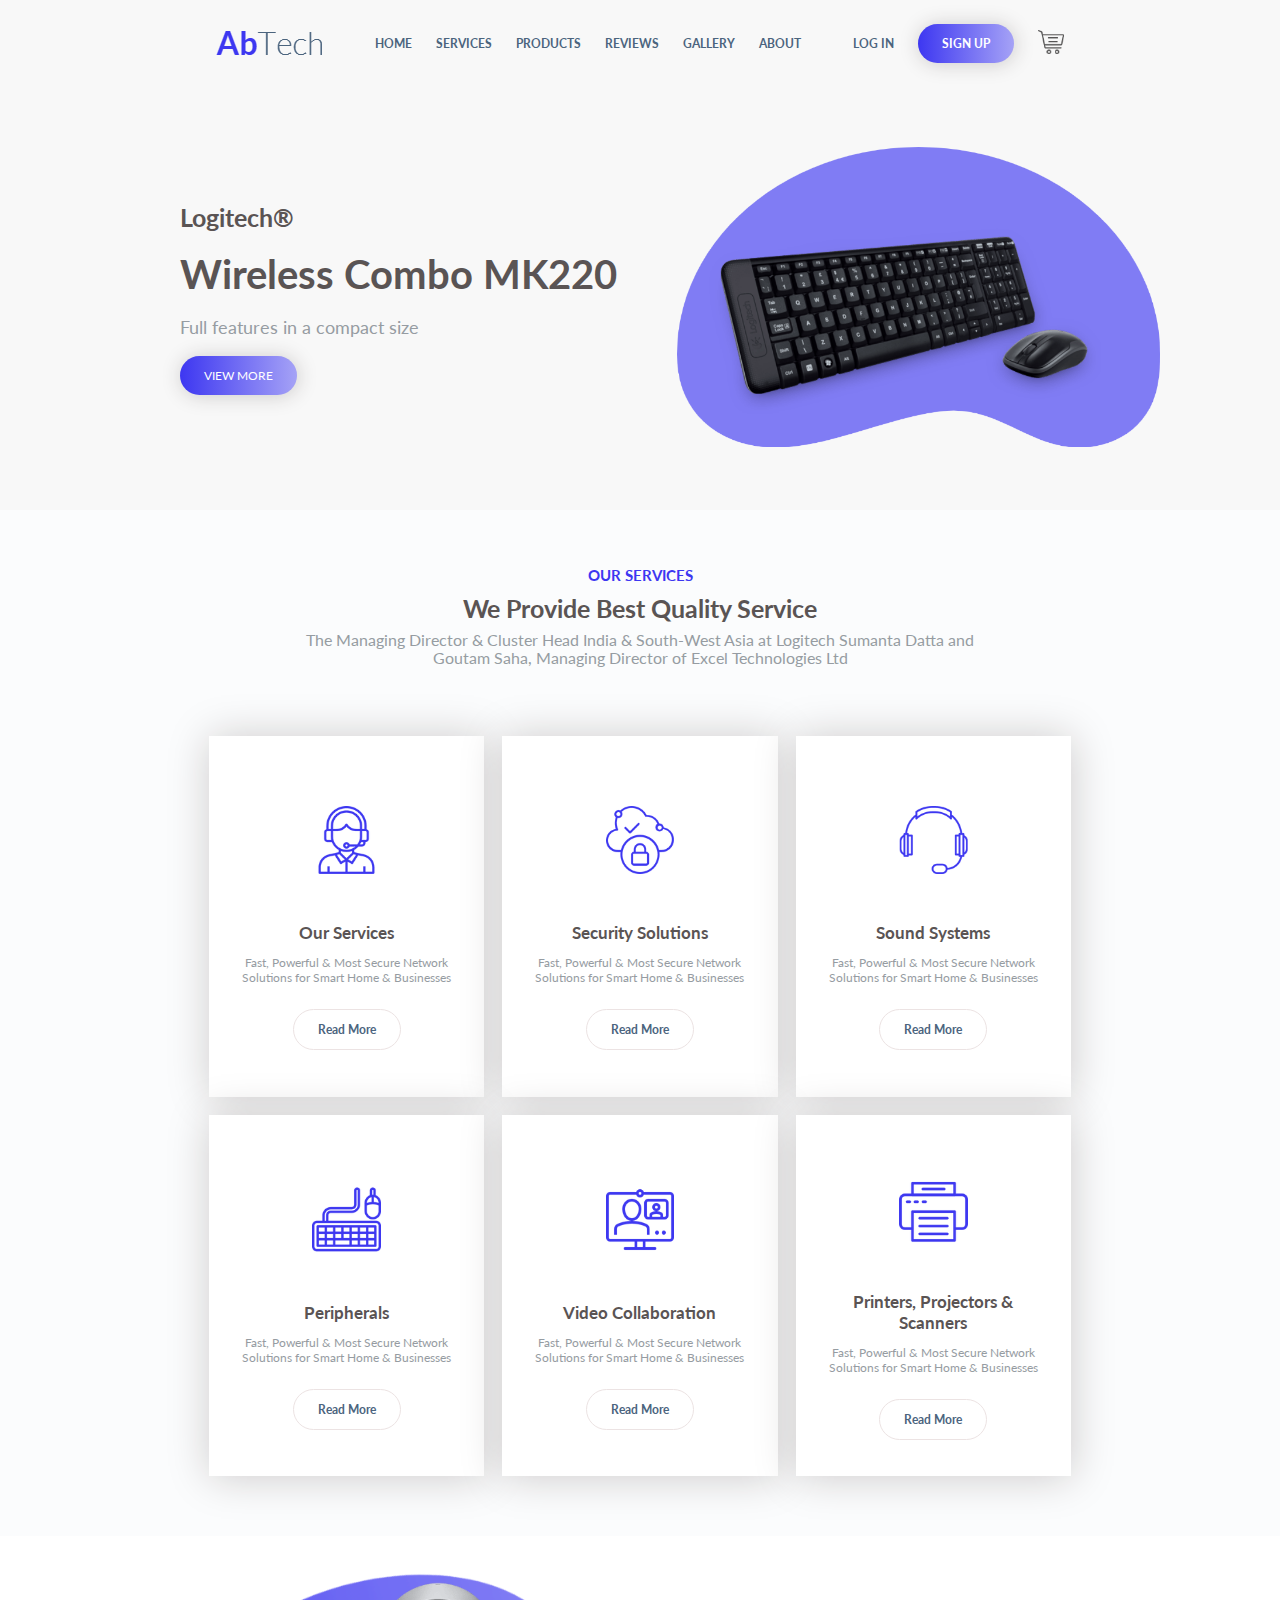
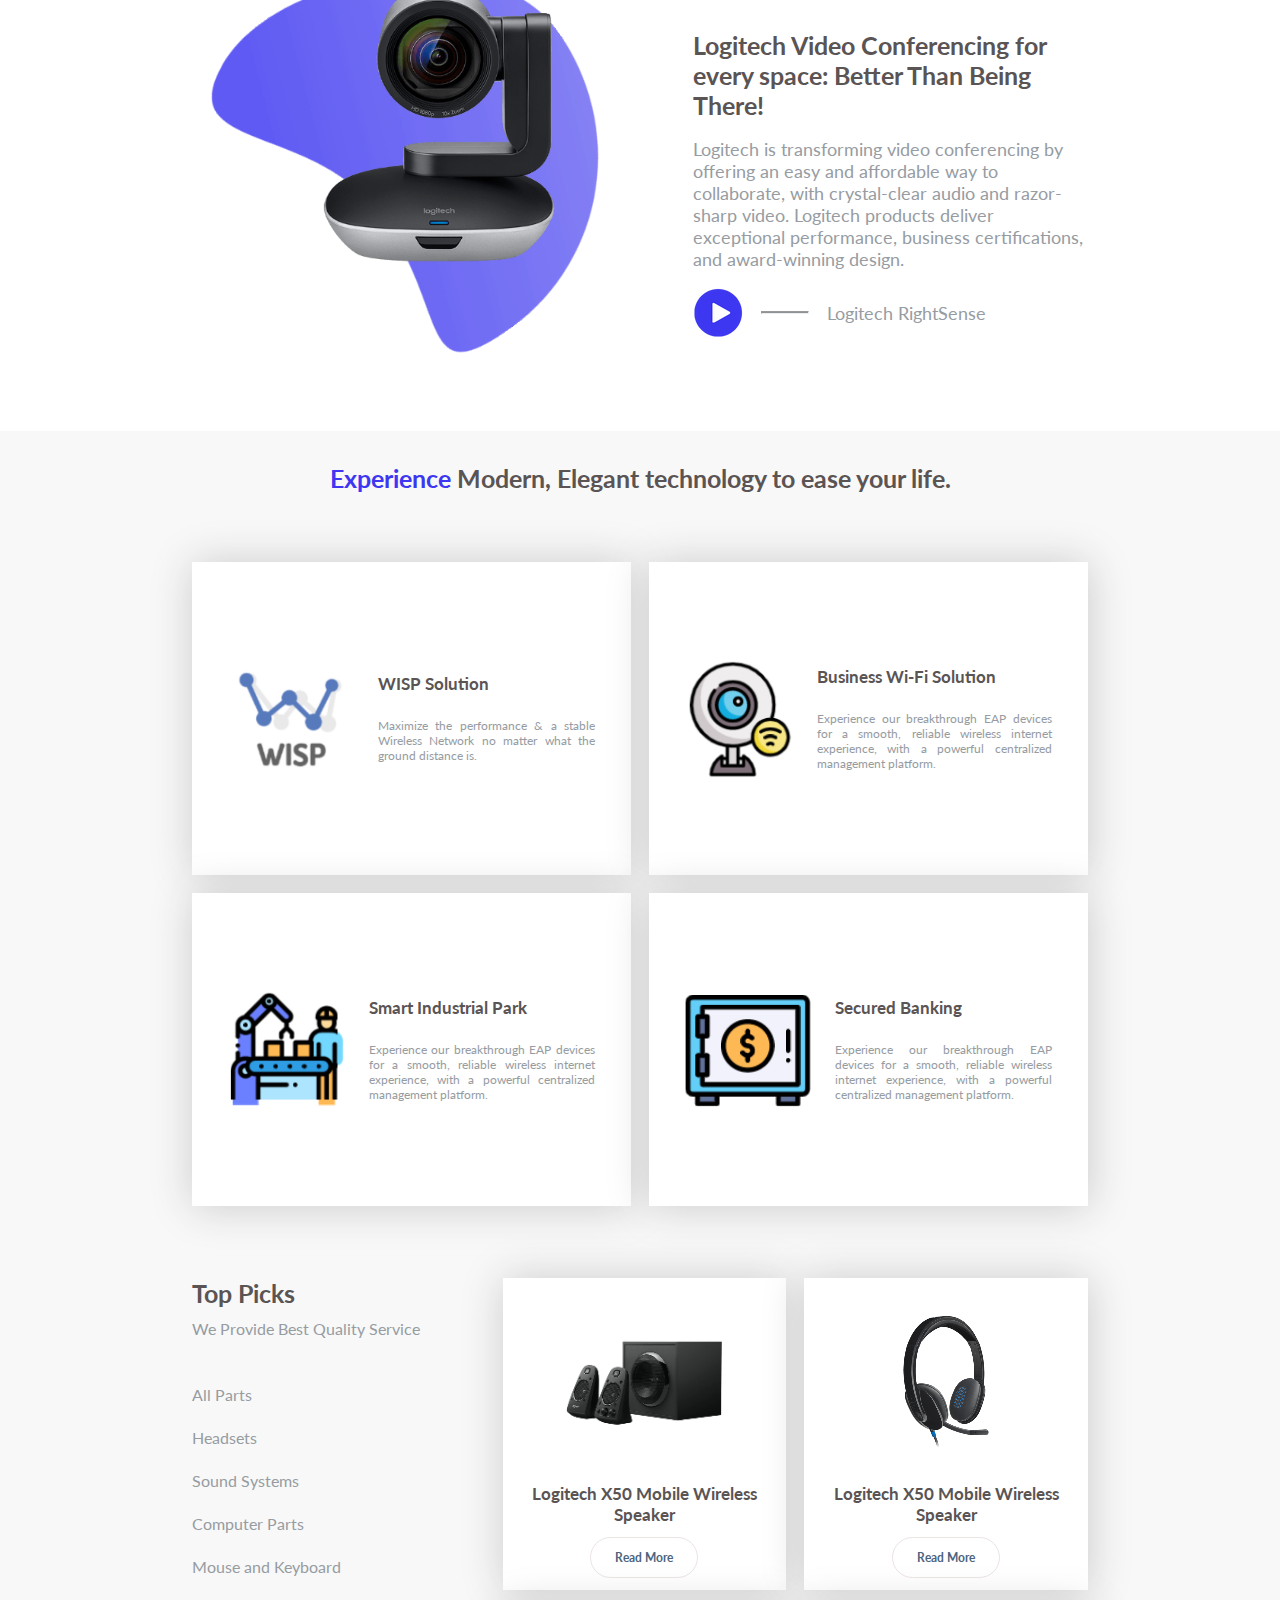
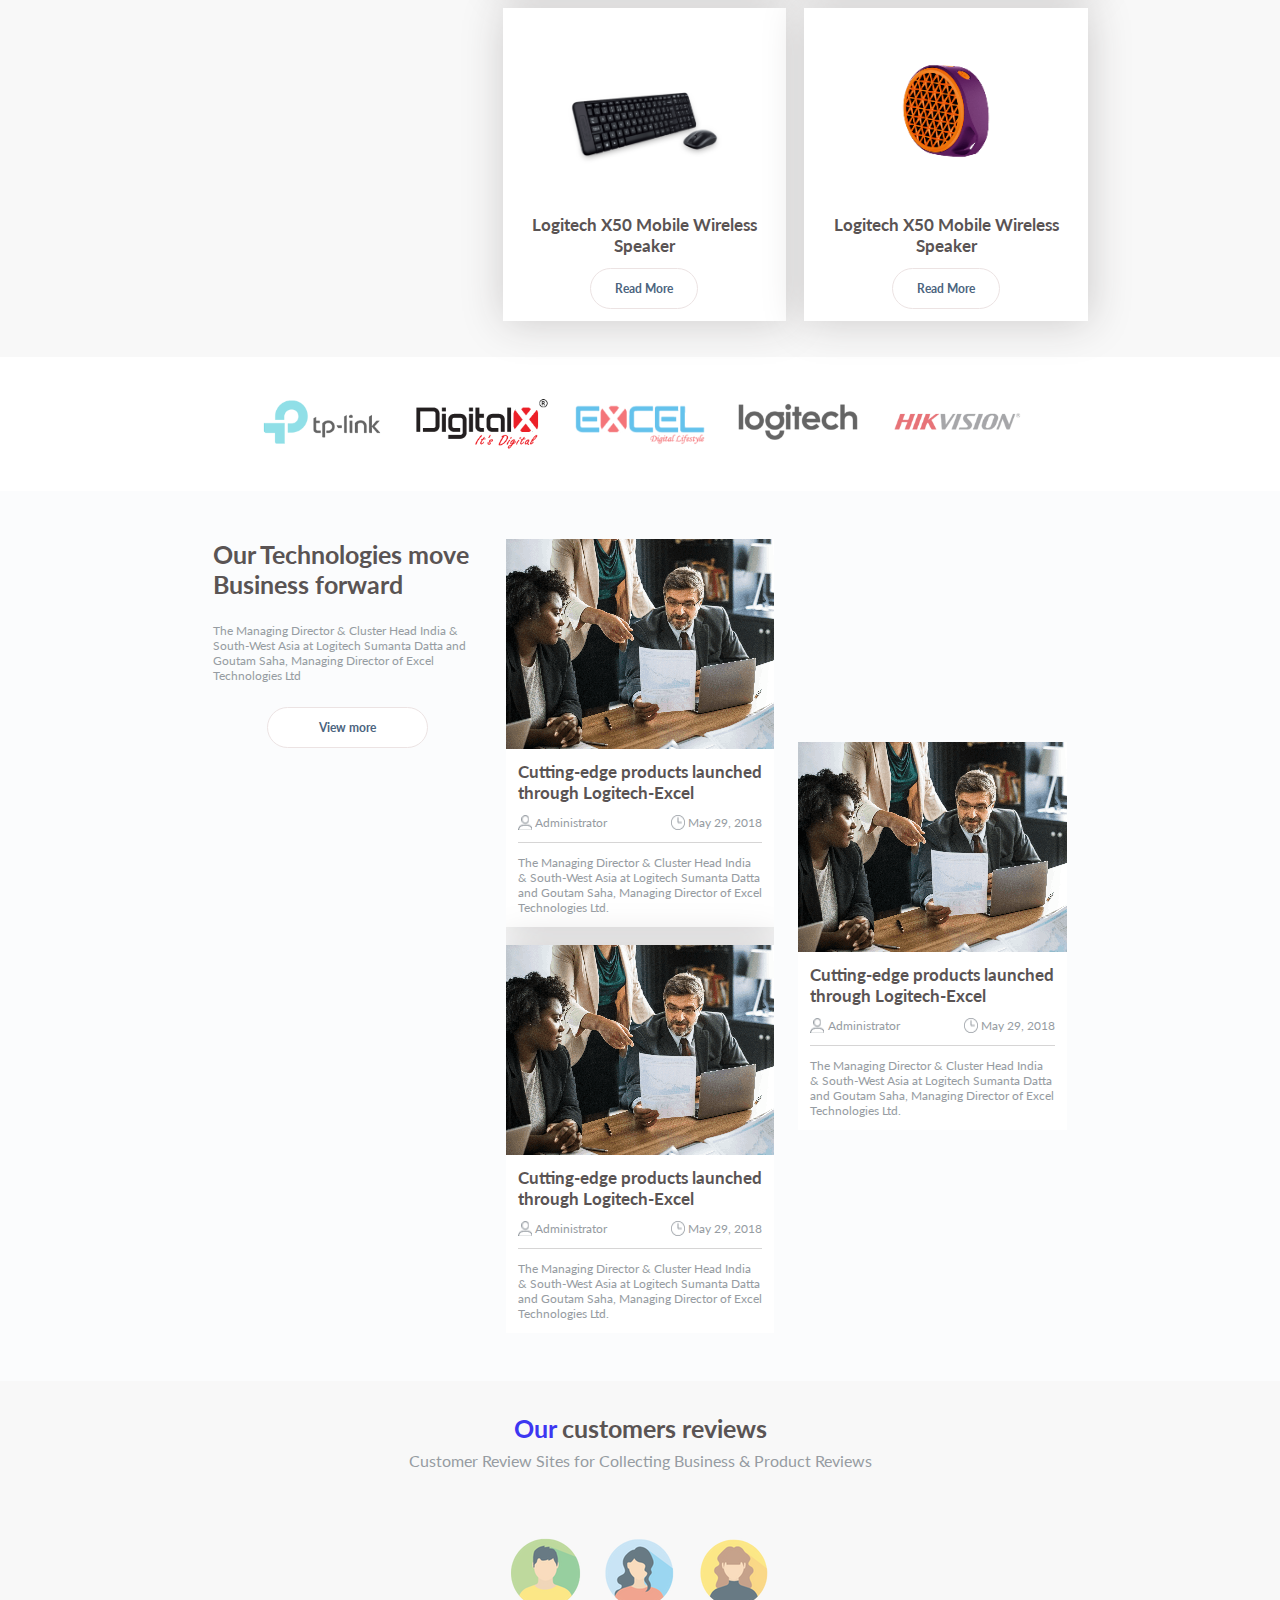
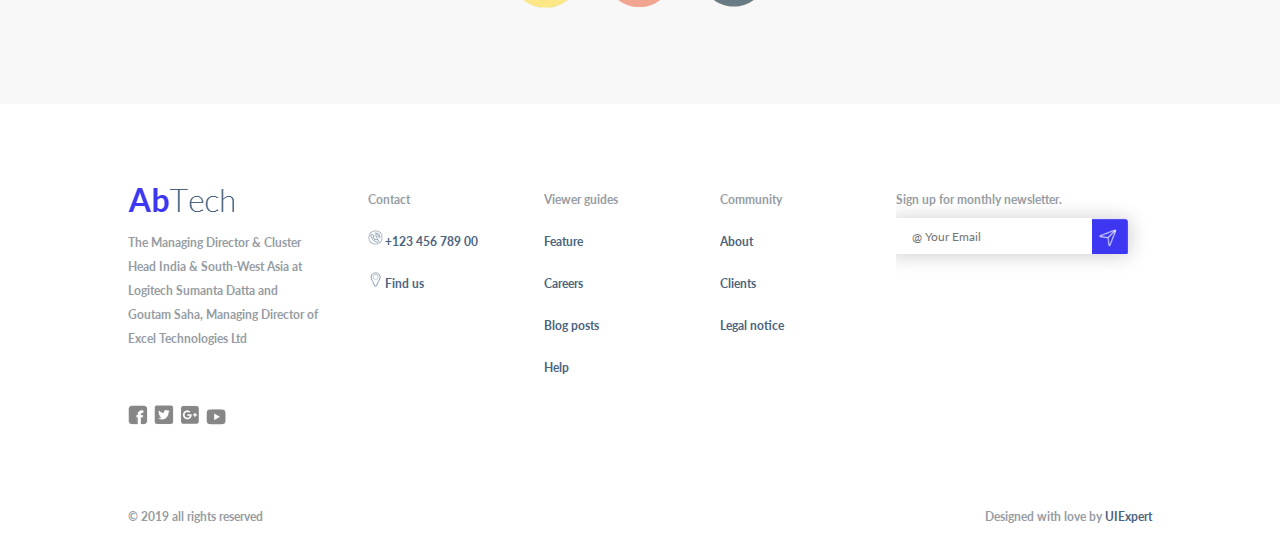
<file: index.html>
<!DOCTYPE html>
<html lang="en">
  <head>
    <meta charset="UTF-8" />
    <meta http-equiv="X-UA-Compatible" content="IE=edge" />
    <meta name="viewport" content="width=device-width, initial-scale=1.0" />
    <title>Tech Product Home Page</title>
    <link href="styles/index.css" rel="stylesheet" />
    <link rel="preconnect" href="https://fonts.googleapis.com" />
    <link rel="preconnect" href="https://fonts.gstatic.com" crossorigin />
    <link
      href="https://fonts.googleapis.com/css2?family=Lato:wght@300;700&family=Roboto:wght@300;700&display=swap"
      rel="stylesheet"
    />

    <link rel="stylesheet" href="styles/styles.css" />
    <link rel="stylesheet" href="styles/media-queries/mobile-small.css" />
    <link rel="stylesheet" href="styles/media-queries/mobile-medium.css" />
    <link rel="stylesheet" href="styles/media-queries/tablet.css" />
  </head>
  <body>
    <div class="home" id="home">
      <div class="header">
        <img
          id="burger-button"
          src="assets/burger-button.png"
          alt="Burger menu button."
        />

        <img class="logo" src="assets/logo.png" alt="Company logo." />

        <div id="dropdown-menu" class="dropdown-menu">
          <a class="underline" href="#home">Home</a>
          <a class="underline" href="#services">Services</a>
          <a class="underline" href="#product-promotion">Products</a>
          <a class="underline" href="#reviews">Reviews</a>

          <a class="underline" href="#">Gallery</a>

          <a class="underline" href="./html/about-us.html">About</a>
        </div>
        <div>
          <ul class="main-nav nav-bar horizontal-nav">
            <li><a class="underline" href="#home">Home</a></li>
            <li><a class="underline" href="#services">Services</a></li>
            <li><a class="underline" href="#product-promotion">Products</a></li>
            <li><a class="underline" href="#reviews">Reviews</a></li>
            <li>
              <a class="underline" href="./html/gallery.html">Gallery</a>
            </li>
            <li><a class="underline" href="./html/about-us.html">About</a></li>
          </ul>
        </div>
        <div>
          <ul class="nav-bar user-menu horizontal-nav">
            <li class="grow"><a href="#">Log in</a></li>
            <li>
              <button class="oval-button purple-gradient grow">Sign up</button>
            </li>
            <li>
              <img
                src="assets/cart.png"
                alt="cart-icon"
                id="cart-icon"
                class="grow"
              />
            </li>
          </ul>
        </div>
      </div>
      <div class="cover top">
        <div class="cover-text">
          <h2>Logitech®</h2>
          <h1>Wireless Combo MK220</h1>
          <p>Full features in a compact size</p>
          <button class="oval-button purple-gradient grow">View more</button>
        </div>
        <div class="cover-visual">
          <img
            class="cover-background grow-shrink"
            src="assets/purple-blob-1.png"
            alt="Asymetric purple background."
          />
          <img
            class="cover-photo"
            src="assets/wireless-combo.png"
            alt="Logitech wireless keyboard and mouse combo."
          />
        </div>
      </div>
    </div>
    <div class="services" id="services">
      <div class="description">
        <h3>Our services</h3>
        <h2>We Provide Best Quality Service</h2>
        <p>
          The Managing Director & Cluster Head India & South-West Asia at
          Logitech Sumanta Datta and Goutam Saha, Managing Director of Excel
          Technologies Ltd
        </p>
      </div>
      <div class="services-card-container">
        <div
          class="card services-card float fill-background"
          id="service-card-1"
        >
          <img
            class="service-icon"
            src="assets/services-cards-icons/customer-service.png"
            alt="Customer service icon purple."
          />
          <img
            class="service-icon hover-icon"
            src="assets/services-cards-icons/customer-service-hover.png"
            alt="Customer service icon white."
          />
          <h2>Our Services</h2>
          <p>
            Fast, Powerful & Most Secure Network Solutions for Smart Home &
            Businesses
          </p>
          <button class="oval-button white">Read More</button>
        </div>
        <div
          class="card services-card float fill-background"
          id="service-card-2"
        >
          <img
            class="service-icon"
            src="assets/services-cards-icons/cloud-security.png"
            alt=" Cloud security icon purple."
          />
          <img
            class="service-icon hover-icon"
            src="assets/services-cards-icons/cloud-security-hover.png"
            alt=" Cloud security icon white."
          />
          <h2>Security Solutions</h2>
          <p>
            Fast, Powerful & Most Secure Network Solutions for Smart Home &
            Businesses
          </p>
          <button class="oval-button white">Read More</button>
        </div>
        <div
          class="card services-card float fill-background"
          id="service-card-3"
        >
          <img
            class="service-icon"
            src="assets/services-cards-icons/sound-systems.png"
            alt="Headset icon purple."
          />
          <img
            class="service-icon hover-icon"
            src="assets/services-cards-icons/sound-systems-hover.png"
            alt="Headset icon white."
          />
          <h2>Sound Systems</h2>
          <p>
            Fast, Powerful & Most Secure Network Solutions for Smart Home &
            Businesses
          </p>
          <button class="oval-button white">Read More</button>
        </div>
        <div
          class="card services-card float fill-background"
          id="service-card-4"
        >
          <img
            class="service-icon"
            src="assets/services-cards-icons/peripherals.png"
            alt="Keyboard icon purple."
          />
          <img
            class="service-icon hover-icon"
            src="assets/services-cards-icons/peripherals-hover.png"
            alt="Keyboard icon white."
          />
          <h2>Peripherals</h2>
          <p>
            Fast, Powerful & Most Secure Network Solutions for Smart Home &
            Businesses
          </p>
          <button class="oval-button white">Read More</button>
        </div>
        <div
          class="card services-card float fill-background"
          id="service-card-5"
        >
          <img
            class="service-icon"
            src="assets/services-cards-icons/video-collaboration.png"
            alt=" Video call icon purple."
          />
          <img
            class="service-icon hover-icon"
            src="assets/services-cards-icons/video-collaboration-hover.png"
            alt=" Video call icon white."
          />
          <h2>Video Collaboration</h2>
          <p>
            Fast, Powerful & Most Secure Network Solutions for Smart Home &
            Businesses
          </p>
          <button class="oval-button white">Read More</button>
        </div>
        <div
          class="card services-card float fill-background"
          id="service-card-6"
        >
          <img
            class="service-icon"
            src="assets/services-cards-icons/printers.png"
            alt="Printer icon purple"
          />
          <img
            class="service-icon hover-icon"
            src="assets/services-cards-icons/printers-hover.png"
            alt="Printer icon white"
          />
          <h2>Printers, Projectors & Scanners</h2>
          <p>
            Fast, Powerful & Most Secure Network Solutions for Smart Home &
            Businesses
          </p>
          <button class="oval-button white">Read More</button>
        </div>
      </div>
    </div>
    <div class="cover middle" id="product-promotion">
      <div class="cover-visual">
        <img
          src="assets/purple-blob-2.png"
          class="product-background grow-shrink"
          alt="Asymetric purple background."
        />
        <img
          src="assets/ptz-pro-2-camer.png"
          class="product-photo"
          alt="Logitech PTZ pro 2 camera."
        />
      </div>
      <div class="cover-text">
        <h2>
          Logitech Video Conferencing for every space: Better Than Being There!
        </h2>
        <p>
          Logitech is transforming video conferencing by offering an easy and
          affordable way to collaborate, with crystal-clear audio and
          razor-sharp video. Logitech products deliver exceptional performance,
          business certifications, and award-winning design.
        </p>
        <div class="under-text">
          <img
            class="grow"
            src="assets/play-icon.png"
            alt="Purple play icon."
          />
          <hr />
          <p>Logitech&nbspRightSense</p>
        </div>
      </div>
    </div>
    <div class="experience">
      <div class="description">
        <h2>
          <span class="purple-span">Experience</span>
          Modern, Elegant technology to ease your life.
        </h2>
      </div>
      <div class="experience-cards-container">
        <div class="card float grow experience-card" id="experience-card-1">
          <img
            class="experience-icon"
            src="assets/experience-cards-icons/wisp-icon.png"
            alt="Wisp icon."
          />

          <div class="experience-card-text">
            <h2>WISP Solution</h2>
            <p>
              Maximize the performance & a stable Wireless Network no matter
              what the ground distance is.
            </p>
          </div>
        </div>
        <div class="card float grow experience-card" id="experience-card-2">
          <img
            class="experience-icon"
            src="assets/experience-cards-icons/business-solutions-icon.png"
            alt="Wireless business solutions icon."
          />

          <div class="experience-card-text">
            <h2>Business Wi-Fi Solution</h2>
            <p>
              Experience our breakthrough EAP devices for a smooth, reliable
              wireless internet experience, with a powerful centralized
              management platform.
            </p>
          </div>
        </div>
        <div class="card float grow experience-card" id="experience-card-3">
          <img
            class="experience-icon"
            src="assets/experience-cards-icons/industrial-park-icon.png"
            alt="Smart industrial park icon."
          />

          <div class="experience-card-text">
            <h2>Smart Industrial Park</h2>
            <p>
              Experience our breakthrough EAP devices for a smooth, reliable
              wireless internet experience, with a powerful centralized
              management platform.
            </p>
          </div>
        </div>
        <div class="card float grow experience-card" id="experience-card-4">
          <img
            class="experience-icon"
            src="assets/experience-cards-icons/secure-banking-icon.png"
            alt="Secure banking icon."
          />

          <div class="experience-card-text">
            <h2>Secured Banking</h2>
            <p>
              Experience our breakthrough EAP devices for a smooth, reliable
              wireless internet experience, with a powerful centralized
              management platform.
            </p>
          </div>
        </div>
      </div>
    </div>
    <div class="top-picks">
      <div class="top-picks-container">
        <div class="top-picks-col-1">
          <h2>Top Picks</h2>
          <p>We Provide Best Quality Service</p>

          <div>
            <ul class="nav-bar vertical-nav">
              <li><a class="underline purple-hover" href="#">All Parts</a></li>
              <li><a class="underline purple-hover" href="#">Headsets</a></li>
              <li>
                <a class="underline purple-hover" href="#">Sound Systems</a>
              </li>
              <li>
                <a class="underline purple-hover" href="#">Computer Parts</a>
              </li>
              <li>
                <a class="underline purple-hover" href="#"
                  >Mouse and Keyboard</a
                >
              </li>
            </ul>
          </div>
        </div>
        <div class="top-picks-col-2">
          <div class="card product-card float" id="product-1">
            <img
              class="top-picks-icon"
              src="assets/top-picks-cards-icons/speaker-system.png"
              alt="Logitech speaker system."
            />
            <h2>Logitech X50 Mobile Wireless Speaker</h2>
            <button class="oval-button white fill-background white-hover">
              Read More
            </button>
          </div>
          <div class="card product-card float" id="product-2">
            <img
              class="top-picks-icon"
              src="assets/top-picks-cards-icons/usb-headset-h54.png"
              alt="Logitech USB headset. "
            />
            <h2>Logitech X50 Mobile Wireless Speaker</h2>
            <button class="oval-button white fill-background white-hover">
              Read More
            </button>
          </div>

          <div class="card product-card float" id="product-3">
            <img
              class="top-picks-icon"
              src="assets/top-picks-cards-icons/wireless-combo.png"
              alt="Logitech wireless combo."
            />
            <h2>Logitech X50 Mobile Wireless Speaker</h2>
            <button class="oval-button white fill-background white-hover">
              Read More
            </button>
          </div>
          <div class="card product-card float" id="product-4">
            <img
              class="top-picks-icon"
              src="assets/top-picks-cards-icons/x50-gallery-600.png"
              alt="Logicet X50 speaker."
            />

            <h2>Logitech X50 Mobile Wireless Speaker</h2>
            <button class="oval-button white fill-background white-hover">
              Read More
            </button>
          </div>
        </div>
      </div>
    </div>
    <div class="brands">
      <img src="assets/brand-logos/tp-link.png" alt="Tp-link logo." />
      <img src="assets/brand-logos/digital-x-logo.png" alt="DigitalX logo." />
      <img src="assets/brand-logos/excel-brand-log.png" alt="Excel logo." />
      <img src="assets/brand-logos/Logitech-logo-3.png" alt="Logitech logo" />
      <img src="assets/brand-logos/hikvison.png" alt="HIK vision logo." />
    </div>
    <div class="blog">
      <div class="blog-container">
        <div class="blog-col-1">
          <div class="highlighted-blog">
            <h2>Our Technologies move Business forward</h2>
            <p>
              The Managing Director & Cluster Head India & South-West Asia at
              Logitech Sumanta Datta and Goutam Saha, Managing Director of Excel
              Technologies Ltd
            </p>
            <button class="oval-button white grow">View more</button>
          </div>
        </div>
        <div class="blog-col-2">
          <div class="card blog-card">
            <img
              class="blog-pic"
              src="assets/blog-picture.png"
              alt="Blog cover picture."
            />
            <h2>Cutting-edge products launched through Logitech-Excel</h2>

            <div class="blog-data">
              <div class="blog-author-data">
                <img
                  class="blog-icon"
                  src="assets/user-icon.png"
                  alt="Administrator icon."
                />
                <p class="blog-author">Administrator</p>
              </div>
              <div class="blog-date-data">
                <img
                  class="blog-icon"
                  src="assets/clock-icon.png"
                  alt="Clock icon."
                />
                <p class="blog-date">May 29, 2018</p>
              </div>
            </div>
            <div class="blog-short">
              <p>
                The Managing Director & Cluster Head India & South-West Asia at
                Logitech Sumanta Datta and Goutam Saha, Managing Director of
                Excel Technologies Ltd.
              </p>
            </div>
          </div>
          <div class="card blog-card">
            <img
              class="blog-pic"
              src="assets/blog-picture.png"
              alt="Blog cover picture."
            />
            <h2>Cutting-edge products launched through Logitech-Excel</h2>

            <div class="blog-data">
              <div class="blog-author-data">
                <img
                  class="blog-icon"
                  src="assets/user-icon.png"
                  alt="Administrator icon."
                />
                <p class="blog-author">Administrator</p>
              </div>
              <div class="blog-date-data">
                <img
                  class="blog-icon"
                  src="assets/clock-icon.png"
                  alt="Clock icon."
                />
                <p class="blog-date">May 29, 2018</p>
              </div>
            </div>
            <div class="blog-short">
              <p>
                The Managing Director & Cluster Head India & South-West Asia at
                Logitech Sumanta Datta and Goutam Saha, Managing Director of
                Excel Technologies Ltd.
              </p>
            </div>
          </div>
        </div>
        <div class="blog-col-3">
          <div class="card blog-card">
            <img
              class="blog-pic"
              src="assets/blog-picture.png"
              alt="Blog cover picture."
            />
            <h2>Cutting-edge products launched through Logitech-Excel</h2>

            <div class="blog-data">
              <div class="blog-author-data">
                <img
                  class="blog-icon"
                  src="assets/user-icon.png"
                  alt="Administrator icon."
                />
                <p class="blog-author">Administrator</p>
              </div>
              <div class="blog-date-data">
                <img
                  class="blog-icon"
                  src="assets/clock-icon.png"
                  alt="Clock icon."
                />
                <p class="blog-date">May 29, 2018</p>
              </div>
            </div>
            <div class="blog-short">
              <p>
                The Managing Director & Cluster Head India & South-West Asia at
                Logitech Sumanta Datta and Goutam Saha, Managing Director of
                Excel Technologies Ltd.
              </p>
            </div>
          </div>
        </div>
      </div>
    </div>
    <div class="reviews" id="reviews">
      <div class="reviews-container">
        <div class="description">
          <h2><span class="purple-span">Our</span> customers reviews</h2>
          <p>Customer Review Sites for Collecting Business & Product Reviews</p>
        </div>
        <div class="customer-reviews-icons">
          <img
            class="customer-icon grow highlight"
            id="customer-1"
            src="assets/reviews/1.png"
            alt="Customer icon."
          />
          <img
            class="customer-icon grow highlight"
            id="customer-2"
            src="assets/reviews/2.png"
            alt="Customer icon."
          />
          <img
            class="customer-icon grow highlight"
            id="customer-3"
            src="assets/reviews/3.png"
            alt="Customer icon."
          />
        </div>
        <div class="customer-reviews-cards">
          <div id="customer-1-text" class="card customer-review-card">
            <h2>Jonah Hill</h2>
            <p>Twitch streamer</p>
            <div class="rating">
              <div class="one-star">
                <img src="assets/reviews/full-star.png" alt="Full star." />
                <img src="assets/reviews/empty-star.png" alt="Empty star." />
                <img src="assets/reviews/empty-star.png" alt="Empty star." />
                <img src="assets/reviews/empty-star.png" alt="Empty star." />
                <img src="assets/reviews/empty-star.png" alt="Empty star." />
              </div>
              <div class="two-star">
                <img src="assets/reviews/full-star.png" alt="Full star." />
                <img src="assets/reviews/full-star.png" alt="Full star." />
                <img src="assets/reviews/empty-star.png" alt="Empty star." />
                <img src="assets/reviews/empty-star.png" alt="Empty star." />
                <img src="assets/reviews/empty-star.png" alt="Empty star." />
              </div>

              <div class="three-star">
                <img src="assets/reviews/full-star.png" alt="Full star." />
                <img src="assets/reviews/full-star.png" alt="Full star." />
                <img src="assets/reviews/full-star.png" alt="Full star." />
                <img src="assets/reviews/empty-star.png" alt="Empty star." />
                <img src="assets/reviews/empty-star.png" alt="Empty star." />
              </div>
              <div class="four-star">
                <img src="assets/reviews/full-star.png" alt="Full star." />
                <img src="assets/reviews/full-star.png" alt="Full star." />
                <img src="assets/reviews/full-star.png" alt="Full star." />
                <img src="assets/reviews/full-star.png" alt="Full star." />
                <img src="assets/reviews/empty-star.png" alt="Empty star." />
              </div>
              <div class="five-star">
                <img src="assets/reviews/full-star.png" alt="Full star." />
                <img src="assets/reviews/full-star.png" alt="Full star." />
                <img src="assets/reviews/full-star.png" alt="Full star." />
                <img src="assets/reviews/full-star.png" alt="Full star." />
                <img src="assets/reviews/full-star.png" alt="Full star." />
              </div>
            </div>

            <p>
              Lorem, ipsum dolor sit amet consectetur adipisicing elit. Fugiat
              harum sit temporibus illo, vel explicabo voluptatibus molestias
              perferendis doloremque. Vel facere enim porro quae reprehenderit
              provident distinctio illum in minus?
            </p>
          </div>
          <div id="customer-2-text" class="card customer-review-card">
            <h2>Britney Spears</h2>
            <p>Professional horse groomer</p>
            <div class="rating">
              <div class="one-star">
                <img src="assets/reviews/full-star.png" alt="Full star." />
                <img src="assets/reviews/empty-star.png" alt="Empty star." />
                <img src="assets/reviews/empty-star.png" alt="Empty star." />
                <img src="assets/reviews/empty-star.png" alt="Empty star." />
                <img src="assets/reviews/empty-star.png" alt="Empty star." />
              </div>
              <div class="two-star">
                <img src="assets/reviews/full-star.png" alt="Full star." />
                <img src="assets/reviews/full-star.png" alt="Full star." />
                <img src="assets/reviews/empty-star.png" alt="Empty star." />
                <img src="assets/reviews/empty-star.png" alt="Empty star." />
                <img src="assets/reviews/empty-star.png" alt="Empty star." />
              </div>

              <div class="three-star">
                <img src="assets/reviews/full-star.png" alt="Full star." />
                <img src="assets/reviews/full-star.png" alt="Full star." />
                <img src="assets/reviews/full-star.png" alt="Full star." />
                <img src="assets/reviews/empty-star.png" alt="Empty star." />
                <img src="assets/reviews/empty-star.png" alt="Empty star." />
              </div>
              <div class="four-star">
                <img src="assets/reviews/full-star.png" alt="Full star." />
                <img src="assets/reviews/full-star.png" alt="Full star." />
                <img src="assets/reviews/full-star.png" alt="Full star." />
                <img src="assets/reviews/full-star.png" alt="Full star." />
                <img src="assets/reviews/empty-star.png" alt="Empty star." />
              </div>
              <div class="five-star">
                <img src="assets/reviews/full-star.png" alt="Full star." />
                <img src="assets/reviews/full-star.png" alt="Full star." />
                <img src="assets/reviews/full-star.png" alt="Full star." />
                <img src="assets/reviews/full-star.png" alt="Full star." />
                <img src="assets/reviews/full-star.png" alt="Full star." />
              </div>
            </div>

            <p>
              Lorem, ipsum dolor sit amet consectetur adipisicing elit. Fugiat
              harum sit temporibus illo, vel explicabo voluptatibus molestias
              perferendis doloremque. Vel facere enim porro quae reprehenderit
              provident distinctio illum in minus?
            </p>
          </div>
          <div id="customer-3-text" class="card customer-review-card">
            <h2>Jared Leto</h2>
            <p>Olympic medal winning snowboarder</p>
            <div class="rating">
              <div class="one-star">
                <img src="assets/reviews/full-star.png" alt="Full star." />
                <img src="assets/reviews/empty-star.png" alt="Empty star." />
                <img src="assets/reviews/empty-star.png" alt="Empty star." />
                <img src="assets/reviews/empty-star.png" alt="Empty star." />
                <img src="assets/reviews/empty-star.png" alt="Empty star." />
              </div>
              <div class="two-star">
                <img src="assets/reviews/full-star.png" alt="Full star." />
                <img src="assets/reviews/full-star.png" alt="Full star." />
                <img src="assets/reviews/empty-star.png" alt="Empty star." />
                <img src="assets/reviews/empty-star.png" alt="Empty star." />
                <img src="assets/reviews/empty-star.png" alt="Empty star." />
              </div>

              <div class="three-star">
                <img src="assets/reviews/full-star.png" alt="Full star." />
                <img src="assets/reviews/full-star.png" alt="Full star." />
                <img src="assets/reviews/full-star.png" alt="Full star." />
                <img src="assets/reviews/empty-star.png" alt="Empty star." />
                <img src="assets/reviews/empty-star.png" alt="Empty star." />
              </div>
              <div class="four-star">
                <img src="assets/reviews/full-star.png" alt="Full star." />
                <img src="assets/reviews/full-star.png" alt="Full star." />
                <img src="assets/reviews/full-star.png" alt="Full star." />
                <img src="assets/reviews/full-star.png" alt="Full star." />
                <img src="assets/reviews/empty-star.png" alt="Empty star." />
              </div>
              <div class="five-star">
                <img src="assets/reviews/full-star.png" alt="Full star." />
                <img src="assets/reviews/full-star.png" alt="Full star." />
                <img src="assets/reviews/full-star.png" alt="Full star." />
                <img src="assets/reviews/full-star.png" alt="Full star." />
                <img src="assets/reviews/full-star.png" alt="Full star." />
              </div>
            </div>

            <p>
              Lorem, ipsum dolor sit amet consectetur adipisicing elit. Fugiat
              harum sit temporibus illo, vel explicabo voluptatibus molestias
              perferendis doloremque. Vel facere enim porro quae reprehenderit
              provident distinctio illum in minus?
            </p>
          </div>
        </div>
      </div>
    </div>
    <div class="footer">
      <div class="footer-info">
        <div class="footer-col-1">
          <img class="logo" src="assets/logo.png" alt="AbTech logo." />
          <p>
            The Managing Director & Cluster Head India & South-West Asia at
            Logitech Sumanta Datta and Goutam Saha, Managing Director of Excel
            Technologies Ltd
          </p>
          <div class="socials">
            <a href="#" target="_blank"
              ><img
                class="social"
                src="assets/socials-icons/facebook-icon.png"
                alt="Facebook icon."
            /></a>
            <a href="#" target="_blank"
              ><img
                class="social"
                src="assets/socials-icons/twitter-icon.png"
                alt="Twitter icon."
            /></a>
            <a href="#" target="_blank"
              ><img
                class="social"
                src="assets/socials-icons/google-plus-icon.png"
                alt="Google plus icon."
            /></a>
            <a href="#" target="_blank"
              ><img
                class="social"
                src="assets/socials-icons/youtube-icon.png"
                alt="Youtube icon"
            /></a>
          </div>
        </div>
        <div class="footer-col-2">
          <p>Contact</p>
          <div class="contact">
            <img
              class="contact-icon"
              src="assets/phone-icon.png"
              alt="Phone icon"
            />
            <a href="#">+123 456 789 00</a>
          </div>
          <div class="contact">
            <img
              class="contact-icon"
              src="assets/pin-icon.png"
              alt="Pin icon."
            />
            <a href="#">Find us</a>
          </div>
        </div>
        <div class="footer-col-3">
          <p>Viewer guides</p>
          <a href="#">Feature</a>
          <a href="#">Careers</a>
          <a href="#">Blog posts</a>
          <a href="#">Help</a>
        </div>
        <div class="footer-col-4">
          <p>Community</p>
          <a href="#">About</a>
          <a href="#">Clients</a>
          <a href="#">Legal notice</a>
        </div>
        <div class="footer-col-5">
          <p>Sign up for monthly newsletter.</p>
          <div>
            <form id="email-form" action="#" method="get">
              <input
                id="email-input"
                type="email"
                placeholder="@ Your Email"
                name="user-email"
              />
              <input id="email-submit" type="submit" value="" name="submit" />
            </form>
          </div>
        </div>
      </div>
      <div class="footer-signature">
        <p>© 2019 all rights reserved</p>
        <p>Designed with love by <a href="#" target="_blank">UIExpert</a></p>
      </div>
    </div>
    <script src="scripts/script.js"></script>
  </body>
</html>
</file>
<file: styles/index.css>
/* Setting the background color for the "Home" section */
.home {
  background-color: #f8f8f8;
}

/* The .header and .footer styles are defines in /styles/styles.css */

/* The following styles reffer to the 'Header' section - product promotion part. */

.cover {
  display: flex;
  margin: auto;
  padding: 5em 10em;
  justify-content: flex-end;
  align-items: center;
  gap: 5em;
}

.cover-visual {
  position: relative;
}
.cover-background {
  position: relative;
  bottom: 0;
  left: 0;
  max-height: 25em;
}
.cover-photo {
  position: absolute;
  bottom: 0;
  left: 30px;
  max-height: 20em;
}

.cover-text {
  display: flex;
  justify-content: space-between;
  flex-direction: column;
  align-items: flex-start;
  gap: 1.5rem;
}

.cover p {
  font-size: 1.5rem;
}
/* The following styles reffer to the 'Services' section */

.services {
  display: flex;
  flex-direction: column;
  background-color: #fbfcfd;
  justify-content: center;
  align-items: center;
  padding: 2rem;
  margin: auto;
}

.description {
  text-align: center;
  margin: 2rem;
  max-width: 60%;
}

.description h3,
.description h2,
.description p {
  margin: 0.7rem;
}

.description p {
  font-size: 1.3rem;
}

.services-card-container {
  gap: 1.5rem;
  display: grid;
  max-width: 70%;
  grid-template-columns: 2fr 2fr 2fr;
  grid-template-rows: 3fr 3fr;
  margin: 3rem 0;
  padding: 5rem auto;
}

.service-icon {
  max-width: 30%;
  max-height: 25%;
  margin: 3rem;
}

.hover-icon {
  display: none;
}

.services-card {
  display: flex;
  flex-direction: column;
  justify-content: center;
  align-items: center;
  gap: 1rem;
  text-align: center;
  padding: 2rem;
}
.services-card:hover h2,
.services-card:hover p {
  color: white;
}

.services-card:hover .service-icon {
  display: none;
}

.services-card:hover .hover-icon {
  display: block;
}

/* The following styles reffer to the 'Product Promotion' section */

.middle {
  max-width: 70%;
  padding: 3rem 0;
  justify-content: center;
  gap: 1rem;
}

.product-background {
  position: relative;
  bottom: 0;
  left: 0;
  max-height: 35rem;
}
.product-photo {
  position: absolute;
  top: 0;
  left: 30px;
  max-height: 25rem;
}

hr {
  width: 4rem;
  height: 0.3rem;
  background-color: #8d9296;
}
.under-text {
  display: flex;
  justify-content: center;
  align-items: center;
  gap: 1.5rem;
}
/* 
The following styles reffer to the 'Experience' section. */

.experience {
  display: flex;
  flex-direction: column;
  align-items: center;
  justify-content: center;
  background-color: #f8f8f8;
}

.experience-cards-container {
  display: grid;
  grid-template-columns: 1fr 1fr;
  grid-template-rows: 1fr 1fr;
  gap: 1.5rem;
  margin: 3rem 0;
  padding: 5rem auto;
  max-width: 70%;
}

.experience-card {
  display: flex;
  justify-content: center;
  align-items: center;
  gap: 2rem;
  padding: 2rem 3rem;
}

.experience-icon {
  max-height: 45%;
}

.experience-card-text {
  display: flex;
  flex-direction: column;
  gap: 2rem;
  text-align: justify;
}

/* The following styles reffer to the 'Top Picks' section */

.top-picks-container {
  display: grid;
  grid-template-columns: 1fr 2fr;
  max-width: 70%;
  margin: 3rem 0;
  padding: 5rem auto;
  gap: 1.5rem;
}

.top-picks {
  background-color: #f8f8f8;
  display: flex;
  margin: auto;
  align-items: center;
  justify-content: center;
}

.top-picks-col-1 {
  display: flex;
  flex-direction: column;
  gap: 1rem;
}

.top-picks-col-2 {
  display: grid;
  grid-template-columns: 1fr 1fr;
  gap: 1.5rem;
}

.product-card {
  display: flex;
  flex-direction: column;
  align-items: center;
  justify-content: flex-end;
  text-align: center;
}

.top-picks-icon {
  max-width: 55%;
  margin: 3rem 1rem;
}

.top-picks p,
.top-picks a {
  font-size: 1.3rem;
}

/* The following styles reffer to the 'Brands' section. */
.brands {
  display: flex;
  justify-content: center;
  align-items: center;
  flex-wrap: wrap;
  max-width: 70%;
  margin: auto;
  gap: 2rem;
}

.brands img {
  max-width: 15%;
}
/* The following styles reffer to the 'Blog' section. */

.blog {
  width: 100%;
  background-color: #fbfcfd;
  flex-wrap: wrap;
}
.blog-container {
  display: flex;
  justify-content: center;
  max-width: 70%;
  align-content: center;
  margin: auto;
  padding: 4rem 0;
  gap: 2rem;
}

.blog-col-1 {
  display: flex;
  flex-direction: column;
  width: 30%;
}

.blog-col-2 {
  display: flex;
  flex-direction: column;
  width: 30%;
  overflow: hidden;
  gap: 1.5rem;
}

.blog-col-3 {
  display: flex;
  flex-direction: column;
  width: 30%;
  overflow: hidden;
  align-self: center;
}

.blog-card {
  display: flex;
  flex-direction: column;
  overflow: hidden;
  max-width: 350px;
}

.blog-pic {
  width: -moz-fit-content;
  width: fit-content;
}

.blog-data {
  display: flex;
  align-items: center;
  justify-content: space-between;
  padding-bottom: 1rem;
  margin: 0 1rem;
  overflow: hidden;
  border-bottom: 1px solid rgb(214, 213, 213);
}

.blog-author-data,
.blog-date-data {
  display: flex;
}

.blog-card h2,
.blog-short {
  padding: 1rem;
}

.blog-icon {
  margin-right: 0.3rem;
}

.highlighted-blog {
  display: flex;
  flex-direction: column;
  gap: 2rem;
}

.highlighted-blog button {
  width: 60%;
  margin: auto;
}

/* The following styles reffer to the 'Reviews' section. */

.reviews {
  background-color: #f8f8f8;
  padding-bottom: 5rem;
}
.reviews-container {
  display: flex;
  flex-direction: column;
  justify-content: center;
  align-items: center;
  max-width: 70%;
  margin: auto;
}

.customer-reviews-icons {
  display: flex;
  gap: 2rem;
  margin: 3rem;
}

#customer-1-text,
#customer-2-text,
#customer-3-text {
  display: none;
}

.customer-review-card {
  display: flex;
  flex-direction: column;
  align-items: center;
  justify-content: center;
  gap: 1rem;
  max-width: 90%;
  padding: 2rem;
  margin: 1rem auto;
}

#customer-1-text .one-star,
#customer-1-text .two-star,
#customer-1-text .three-star,
#customer-1-text .five-star {
  display: none;
}

#customer-2-text .one-star,
#customer-2-text .two-star,
#customer-2-text .three-star,
#customer-2-text .four-star {
  display: none;
}

#customer-3-text .one-star,
#customer-3-text .two-star,
#customer-3-text .three-star,
#customer-3-text .four-star {
  display: none;
}

/* The .header and .footer styles are defines in /styles/styles.css */
</file>
<file: styles/styles.css>
/* General styles */
* {
  box-sizing: border-box;
  font-size: 12px;
  font-family: "Lato", sans-serif;
  margin: 0;
  padding: 0;
  color: #969ca2;
}

h1,
h2,
h3 {
  font-family: "Lato", sans-serif;
  color: #5a5454;
}

h1 {
  font-size: 40px;
  font-weight: bold;
}

h2 {
  font-size: 25px;
}

h3 {
  font-size: 15px;
  text-transform: uppercase;
  color: #3d37f1;
}

a {
  text-decoration: none;
}

.nav-bar {
  display: flex;
  list-style-type: none;
  gap: 2em;
}

.vertical-nav {
  display: flex;
  flex-direction: column;
  justify-content: flex-start;
  margin: 3rem 0;
}

.horizontal-nav {
  align-items: center;
}

/* Buttons */
.oval-button {
  border-radius: 55px;
  padding: 1rem 2rem;
}

.purple-gradient {
  background-image: linear-gradient(to left, #a5a2f6, #3d37f1);
  color: white;
  box-shadow: 1px 1px 20px rgb(204, 202, 202);
  text-transform: uppercase;
  border-style: none;
}

.white {
  color: #4b647e;
  font-weight: bold;
  background-color: white;
  border: 1px solid #ece3e3;
}

.white-hover:hover {
  color: #f8f8f8;
}

.purple-hover:hover {
  color: #3d37f1;
}

.purple-span {
  color: #3d37f1;
  font-size: 25px;
}

/* Header styles */

.logo {
  max-height: 25px;
  max-width: -moz-fit-content;
  max-width: fit-content;
}
.header {
  max-width: 70%;
  margin: auto;
  display: flex;
  padding: 2em;
  text-transform: uppercase;
  align-items: center;
  justify-content: space-between;
  font-weight: bold;
}
#burger-button {
  display: none;
}

.user-menu button {
  font-weight: bold;
}

.header a {
  color: #4b647e;
}

#cart-icon {
  height: 2em;
}

/* Footer styles */

.footer {
  background-color: white;
}
.footer-info {
  max-width: 80%;
  display: grid;
  grid-template-columns: 1.5fr 1fr 1fr 1fr 2fr;
  margin: 0 auto;
  padding: 7rem 0 3rem 0;
  gap: 4rem;
}
.footer-signature {
  max-width: 80%;
  display: flex;
  justify-content: space-between;
  margin: 0 auto 1rem auto;
}
.footer-col-1,
.footer-col-2,
.footer-col-3,
.footer-col-4,
.footer-col-5 {
  display: flex;
  flex-direction: column;
  flex-wrap: nowrap;
  gap: 1.5rem;
  justify-content: flex-start;
  overflow: hidden;
}

.socials {
  display: flex;
  justify-content: flex-start;
  align-items: center;
  gap: 0.5rem;
  margin: 3rem 0;
}

.social {
  height: 20px;
  opacity: 0.7;
}

.social:hover {
  opacity: 1;
}

.contact {
  display: flex;
  gap: 0.2rem;
}

.contact-icon {
  max-width: -moz-fit-content;
  max-width: fit-content;
  max-height: 15px;
}

#email-form {
  position: relative;
  margin: 2rem;
}

#email-submit {
  background-image: url(../assets/submit-icon.png);
  background-position: center;
  background-repeat: no-repeat;
  background-size: cover;
  height: 3rem;
  width: 3rem;
  border-style: none;
  margin: 0;
  position: absolute;
  right: 0;
  bottom: 0;
}

#email-input {
  margin: 0;
  border-style: none;
  height: 3rem;
  width: 20rem;
  text-indent: 2rem;
  padding-right: 3.5rem;
  position: absolute;
  bottom: 0;
  right: 0;
  box-shadow: 1px 1px 20px rgb(204, 202, 202);
}

.footer a {
  color: #4b647e;
}

.footer p,
.footer a {
  font-weight: bold;
  line-height: 2rem;
}

.footer a:hover {
  color: #5a5454;
}

/* Animations */

.rotate {
  animation-name: rotate;
  animation-duration: 15s;
  animation-timing-function: ease-in-out;
  animation-iteration-count: infinite;
}

@keyframes rotate {
  0% {
    transform: rotate(0deg);
  }
  50% {
    transform: rotate(70deg);
  }

  10% {
    transform: rotate(0deg);
  }
}

.underline {
  position: relative;
  display: inline-block;
  border-bottom: 1px solid transparent;
}

.underline::after {
  content: "";
  width: 100%;
  position: absolute;
  bottom: 0;
  left: 0;
  transform: scaleX(0);
  border-bottom: 1px solid #3d37f1;
  transform-origin: bottom right;
  transition: transform 0.25s ease;
}

.underline:hover::after {
  transform: scaleX(1);
  transform-origin: bottom left;
}

.grow {
  transition: all 0.2s ease-in-out;
}
.grow:hover {
  transform: scale(1.1);
}

.float:hover {
  animation-name: float;
  animation-duration: 3s;
  animation-iteration-count: infinite;
  animation-timing-function: ease-in-out;
}

@keyframes float {
  0% {
    transform: translate(0, 0px);
  }
  50% {
    transform: translate(0, 15px);
  }
  100% {
    transform: translate(0, -0px);
  }
}

.grow-shrink {
  animation-name: grow-shrink;
  animation-duration: 10s;
  animation-iteration-count: infinite;
  animation-timing-function: ease-in-out;
}

@keyframes grow-shrink {
  0% {
    transform: scale(1);
    rotate: 0deg;
  }
  50% {
    transform: scale(1.2);
    rotate: 11deg;
  }
  100% {
    transform: scale(1);
    rotate: 0deg;
  }
}

.fill-background {
  transition: background 2s;
}

.fill-background:hover {
  background-image: linear-gradient(to left, #a5a2f6, #3d37f1);
}

.highlight {
  opacity: 0.6;
}
.highlight:hover {
  opacity: 1;
}

.typewriter {
  overflow: hidden;
  border-right: 0.15em solid #3d37f1;
  white-space: nowrap;
  margin: 0 auto;
  letter-spacing: 0.07em;
  animation: typing 3.5s steps(40, end), blink-caret 0.75s step-end infinite;
}

@keyframes typing {
  from {
    width: 0;
  }
  to {
    width: 100%;
  }
}

@keyframes blink-caret {
  from,
  to {
    border-color: transparent;
  }
  50% {
    border-color: #3d37f1;
  }
}

@keyframes growDown {
  0% {
    transform: scaleY(0);
  }
  80% {
    transform: scaleY(1.1);
  }
  100% {
    transform: scaleY(1);
  }
}

/* Reusable cards styles */

.card {
  background-color: white;
  box-shadow: 1px 1px 40px rgb(204, 202, 202);
  font-size: 0.8rem;
}

.card h2 {
  font-size: 17px;
}

.card button {
  margin: 1em;
}

/* Nav bar for mobile */

.dropdown-menu {
  display: none;
  flex-direction: column;
  background-color: #f8f8f8;
  width: 97vw;
  text-align: left;
  margin: 2rem 2rem 0 10rem;
  animation: growDown 300ms ease-in-out forwards;
  transform-origin: top;
  z-index: 3;
}

.dropdown-menu a {
  color: #2822d4;
  font-size: 1.5rem;
  padding: 0.4rem;
  width: -moz-fit-content;
  width: fit-content;
}
</file>
<file: styles/media-queries/mobile-small.css>
@media screen and (max-width: 411px) {
  .body {
    width: 100%;
  }

  /*Header  */
  .home {
    max-width: 100%;
    overflow: hidden;
  }
  .header {
    flex-direction: column;
    width: 100%;
  }

  .main-nav {
    display: none;
  }

  .user-menu a,
  .user-menu button {
    display: none;
  }

  #cart-icon {
    position: absolute;
    display: inline-block;
    top: 2rem;
    height: 20px;
    right: 2rem;
  }

  .logo {
    width: 70%;
  }

  #burger-button {
    display: inline-block;
    height: 20px;
    position: absolute;
    left: 2rem;
    top: 2rem;
  }

  .cover {
    padding: 2rem;
    overflow: hidden;
    max-width: 100%;
  }
  .top {
    flex-direction: column-reverse;
    justify-content: center;
  }

  /* The Services */
  .service {
    max-width: 100%;
    padding: 3rem;
    overflow: hidden;
  }

  .description {
    max-width: 100%;
    overflow: hidden;
  }
  .services-card-container {
    display: grid;
    grid-template-columns: 1fr;
    max-width: 100%;
  }

  .services-card {
    max-width: 95%;
  }

  /* The Product Promotion */
  .middle {
    flex-direction: column;
  }

  /* The Experience */
  .experience {
    padding: 2rem;
    max-width: 100%;
    overflow: hidden;
  }
  .experience-cards-container {
    display: grid;
    grid-template-columns: 1fr;
    max-width: 95%;
  }
  .experience-icon {
    max-width: 60%;
  }

  /* Top picks */
  .top-picks {
    max-width: 100%;
    padding: 2rem;
  }

  .top-picks-container {
    margin: auto;
    max-width: 100%;
    display: grid;
    grid-template-columns: 1fr;
  }

  /* Blog */
  .blog {
    padding: 3rem;
    max-width: 100%;
  }
  .blog-container {
    max-width: 100%;
    display: flex;
    flex-direction: column;
  }

  .blog-col-1,
  .blog-col-2,
  .blog-col-3 {
    width: 95%;
  }

  /* Brands */

  .brands {
    width: 95%;
    flex-direction: row;
  }

  .brands img {
    max-width: 25%;
  }
  /* 
  Footer  */
  .footer-signature {
    flex-direction: row;
    flex-wrap: wrap;
    overflow: hidden;
    margin: auto;
    justify-content: center;
  }

  .footer-info {
    grid-template-columns: 1fr;
  }
  .footer-col-5,
  .footer-col-4,
  .footer-col-3,
  .footer-col-2,
  .footer-col-1 {
    align-items: center;
    text-align: center;
  }
  #email-input {
    position: relative;
  }

  /* About */

  .about-container {
    width: 100%;
    padding: 3rem;
  }

  .about-section {
    max-width: 100%;
    padding: 1rem 0;
    flex-direction: column;
    flex-wrap: wrap;
    overflow: hidden;
    gap: 2rem;
    margin: 0 auto 5rem auto;
  }
  .about-text,
  .about-visual,
  .story > .about-visual {
    max-width: 95%;
  }

  .typewriter {
    display: none;
  }

  .mobile-only {
    display: block;
  }
  .mission {
    flex-direction: column-reverse;
  }
  #mission-photo {
    left: -10rem;
  }

  #mission-dots {
    left: -30rem;
    top: -30rem;
  }

  #mission-blob {
    top: 0;
  }

  .about-join {
    max-width: 100%;
    text-align: center;
  }

  .join-us {
    margin: 2rem auto;
  }

  .join-us > form {
    margin: 2rem auto 0 auto;
  }

  .join-us input[type="submit"] {
    margin: 3rem auto 0 auto;
  }
}
</file>
<file: styles/media-queries/mobile-medium.css>
@media screen and (min-width: 411px) and (max-width: 767px) {
  .body {
    width: 100%;
  }

  /*Header  */
  .home {
    max-width: 100%;
    overflow: hidden;
  }
  .header {
    flex-direction: column;
    width: 100%;
  }

  .main-nav {
    display: none;
  }

  .user-menu a,
  .user-menu button {
    display: none;
  }

  #cart-icon {
    position: absolute;
    display: inline-block;
    top: 2rem;
    height: 20px;
    right: 2rem;
  }

  .logo {
    width: 70%;
  }

  #burger-button {
    display: inline-block;
    height: 20px;
    position: absolute;
    left: 2rem;
    top: 2rem;
  }

  .cover {
    padding: 2rem;
    overflow: hidden;
    max-width: 100%;
  }
  .top {
    flex-direction: column-reverse;
    justify-content: center;
  }

  /* The Services */
  .service {
    max-width: 100%;
    padding: 3rem;
    overflow: hidden;
  }

  .description {
    max-width: 100%;
    overflow: hidden;
  }
  .services-card-container {
    display: grid;
    grid-template-columns: 1fr 1fr;
    max-width: 100%;
  }

  .services-card {
    max-width: 95%;
  }

  /* The Product Promotion */
  .middle {
    flex-direction: column;
  }

  /* The Experience */
  .experience {
    padding: 2rem;
    max-width: 100%;
    overflow: hidden;
  }
  .experience-cards-container {
    display: grid;
    grid-template-columns: 1fr 1fr;
    max-width: 95%;
  }

  .experience-card {
    flex-direction: column;
  }
  .experience-icon {
    max-width: 60%;
  }

  /* Top picks */
  .top-picks {
    max-width: 100%;
    padding: 2rem;
  }

  .top-picks-container {
    max-width: 95%;
    gap: 1rem;
    grid-template-columns: 1fr 2.3fr;
  }

  /* Blog */
  .blog {
    padding: 3rem;
    max-width: 100%;
  }
  .blog-container {
    max-width: 100%;
    display: flex;
    flex-wrap: wrap;
  }

  .blog-col-1,
  .blog-col-2,
  .blog-col-3 {
    width: -moz-fit-content;
    width: fit-content;
  }

  /* Brands */

  .brands {
    width: 95%;
    flex-direction: row;
  }

  .brands img {
    max-width: 25%;
  }
  /* 
  Footer  */
  .footer-signature {
    flex-direction: row;
    flex-wrap: wrap;
    overflow: hidden;
    margin: auto;
    justify-content: center;
  }

  .footer-info {
    grid-template-columns: 1fr;
  }
  .footer-col-5,
  .footer-col-4,
  .footer-col-3,
  .footer-col-2,
  .footer-col-1 {
    align-items: center;
    text-align: center;
  }
  #email-input {
    position: relative;
  }

  /* About */

  .about-container {
    width: 100%;
    padding: 3rem;
  }

  .about-section {
    max-width: 100%;
    padding: 1rem 0;
    flex-direction: column;
    flex-wrap: wrap;
    overflow: hidden;
    gap: 2rem;
    margin: 0 auto 5rem auto;
  }
  .about-text,
  .about-visual,
  .story > .about-visual {
    max-width: 95%;
  }

  .typewriter {
    display: none;
  }

  .mobile-only {
    display: block;
  }
  .mission {
    flex-direction: column-reverse;
  }
  #mission-photo {
    left: -10rem;
  }

  #mission-dots {
    left: -30rem;
    top: -30rem;
  }

  #mission-blob {
    top: 0;
  }

  .about-join {
    max-width: 100%;
    text-align: center;
  }

  .join-us {
    margin: 2rem auto;
  }

  .join-us > form {
    margin: 2rem auto 0 auto;
  }

  .join-us input[type="submit"] {
    margin: 3rem auto 0 auto;
  }
}
</file>
<file: styles/media-queries/tablet.css>
@media screen and (min-width: 767px) and (max-width: 1200px) {
  .body {
    width: 100%;
  }
  /*Header  */
  .home {
    max-width: 100%;
    overflow: hidden;
  }

  .main-nav {
    display: none;
  }

  .logo {
    width: 50%;
    margin-right: auto;
    margin-left: 1rem;
  }

  #burger-button {
    display: inline-block;
    height: 20px;
  }

  .dropdown-menu {
    position: absolute;
    top: 3rem;
    left: 5rem;
  }

  .cover {
    padding: 2rem;
    overflow: hidden;
    max-width: 100%;
  }
  /* The Services */
  .services-card-container {
    display: grid;
    grid-template-columns: 1fr 1fr;
    max-width: 95%;
  }

  .services-card {
    max-width: 95%;
    flex-wrap: wrap;
  }

  .blog-container {
    display: flex;
    flex-wrap: wrap;
    max-width: 95;
  }

  .blog-col-1 {
    width: 70%;
  }
  .blog-col-2,
  .blog-col-3 {
    width: 45%;
  }

  .footer-info {
    display: flex;
    flex-wrap: wrap;
    justify-content: center;
    align-items: baseline;
  }

  .footer-col-5 {
    width: 100%;
    align-items: center;
  }

  #email-input,
  #email-submit {
    right: -10rem;
  }

  /* About */

  .story {
    flex-direction: column;
    align-items: center;
    gap: 1rem;
  }
  .story > .about-text,
  .story > .about-visual {
    max-width: 95%;
  }
}
</file>
